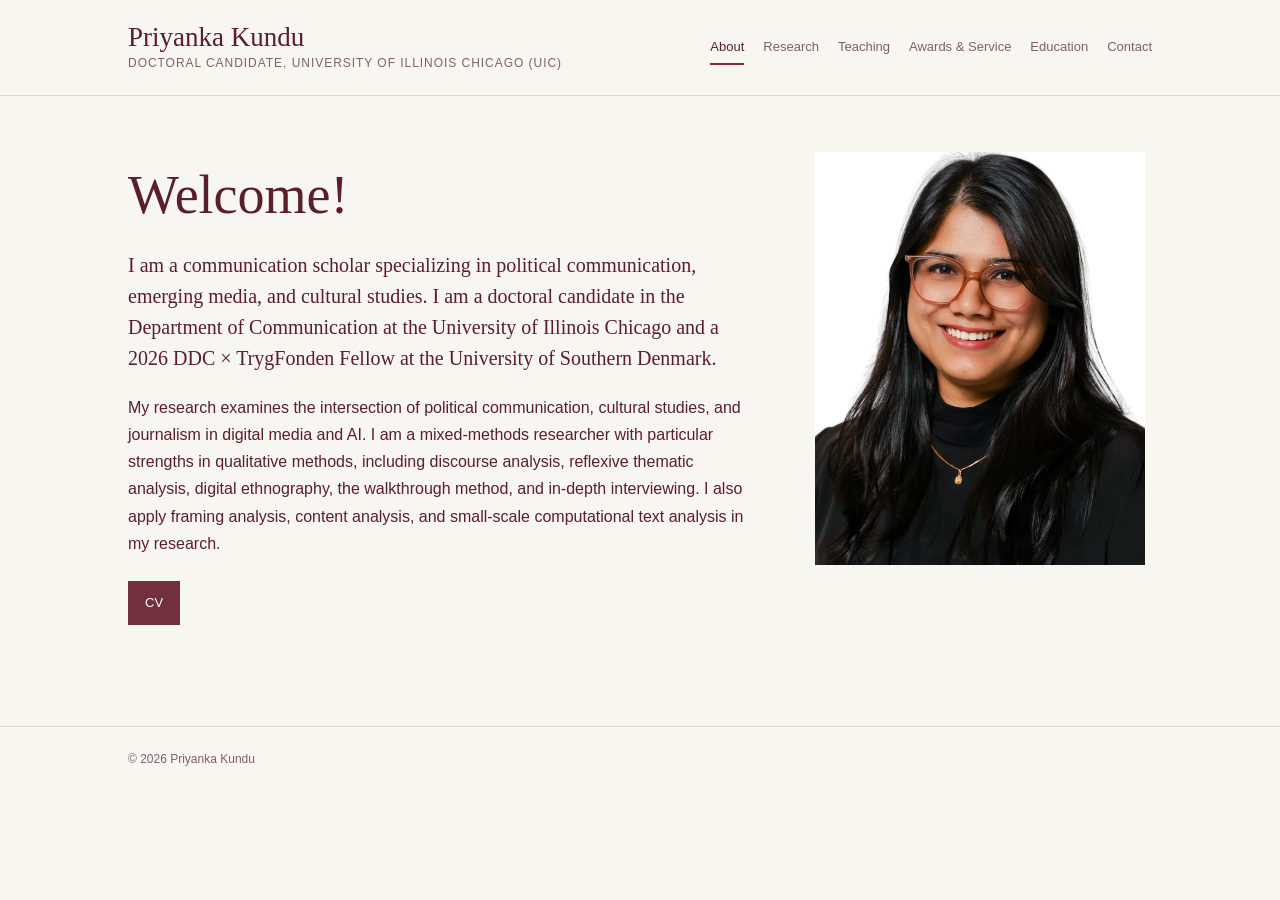
<file: index.html>
<!DOCTYPE html>
<html lang="en">
<head>
    <meta charset="UTF-8">
    <meta name="viewport" content="width=device-width, initial-scale=1">
    <title>Priyanka Kundu | About</title>
    <link rel="stylesheet" href="css/style.css">
</head>

<body>

<header class="site-header">
    <div class="header-inner">

        <a class="brand" href="index.html">
            <span class="brand-name">Priyanka Kundu</span>
            <span class="brand-subtitle">
                Doctoral Candidate, University of Illinois Chicago (UIC)
            </span>
        </a>

        <nav aria-label="Main navigation">
              <a class="active" href="index.html" aria-current="page">About</a>
              <a href="research.html">Research</a>
              <a href="teaching.html">Teaching</a>
              <a href="awards.html">Awards &amp; Service</a>
              <a href="education.html">Education</a>
              <a href="contact.html">Contact</a>
</nav>

    </div>
</header>

<main>

    <div class="hero-grid">

        <section aria-labelledby="welcome-heading">

            <h1 id="welcome-heading">Welcome!</h1>

            <p class="lead">
                I am a communication scholar specializing in political
                communication, emerging media, and cultural studies. I am a
                doctoral candidate in the Department of Communication at the
                University of Illinois Chicago and a 2026 DDC × TrygFonden
                Fellow at the University of Southern Denmark.
            </p>

            <p>
                My research examines the intersection of political
                communication, cultural studies, and journalism in digital
                media and AI. I am a mixed-methods researcher with particular
                strengths in qualitative methods, including discourse
                analysis, reflexive thematic analysis, digital ethnography,
                the walkthrough method, and in-depth interviewing. I also
                apply framing analysis, content analysis, and small-scale
                computational text analysis in my research.
            </p>

            <div class="button-row">
                <a class="button primary"
                   href="files/Priyanka_Kundu_CV.pdf"
                   target="_blank"
                   rel="noopener noreferrer">
                    CV
                </a>
            </div>

        </section>

        <aside class="portrait">
            <img class="profile-image"
                 src="images/profile.jpg"
                 alt="Priyanka Kundu">
        </aside>

    </div>

</main>



<footer class="site-footer">
    <div class="footer-inner">
        <span>© 2026 Priyanka Kundu</span>
           </div>
</footer>

</body>
</html>
</file>
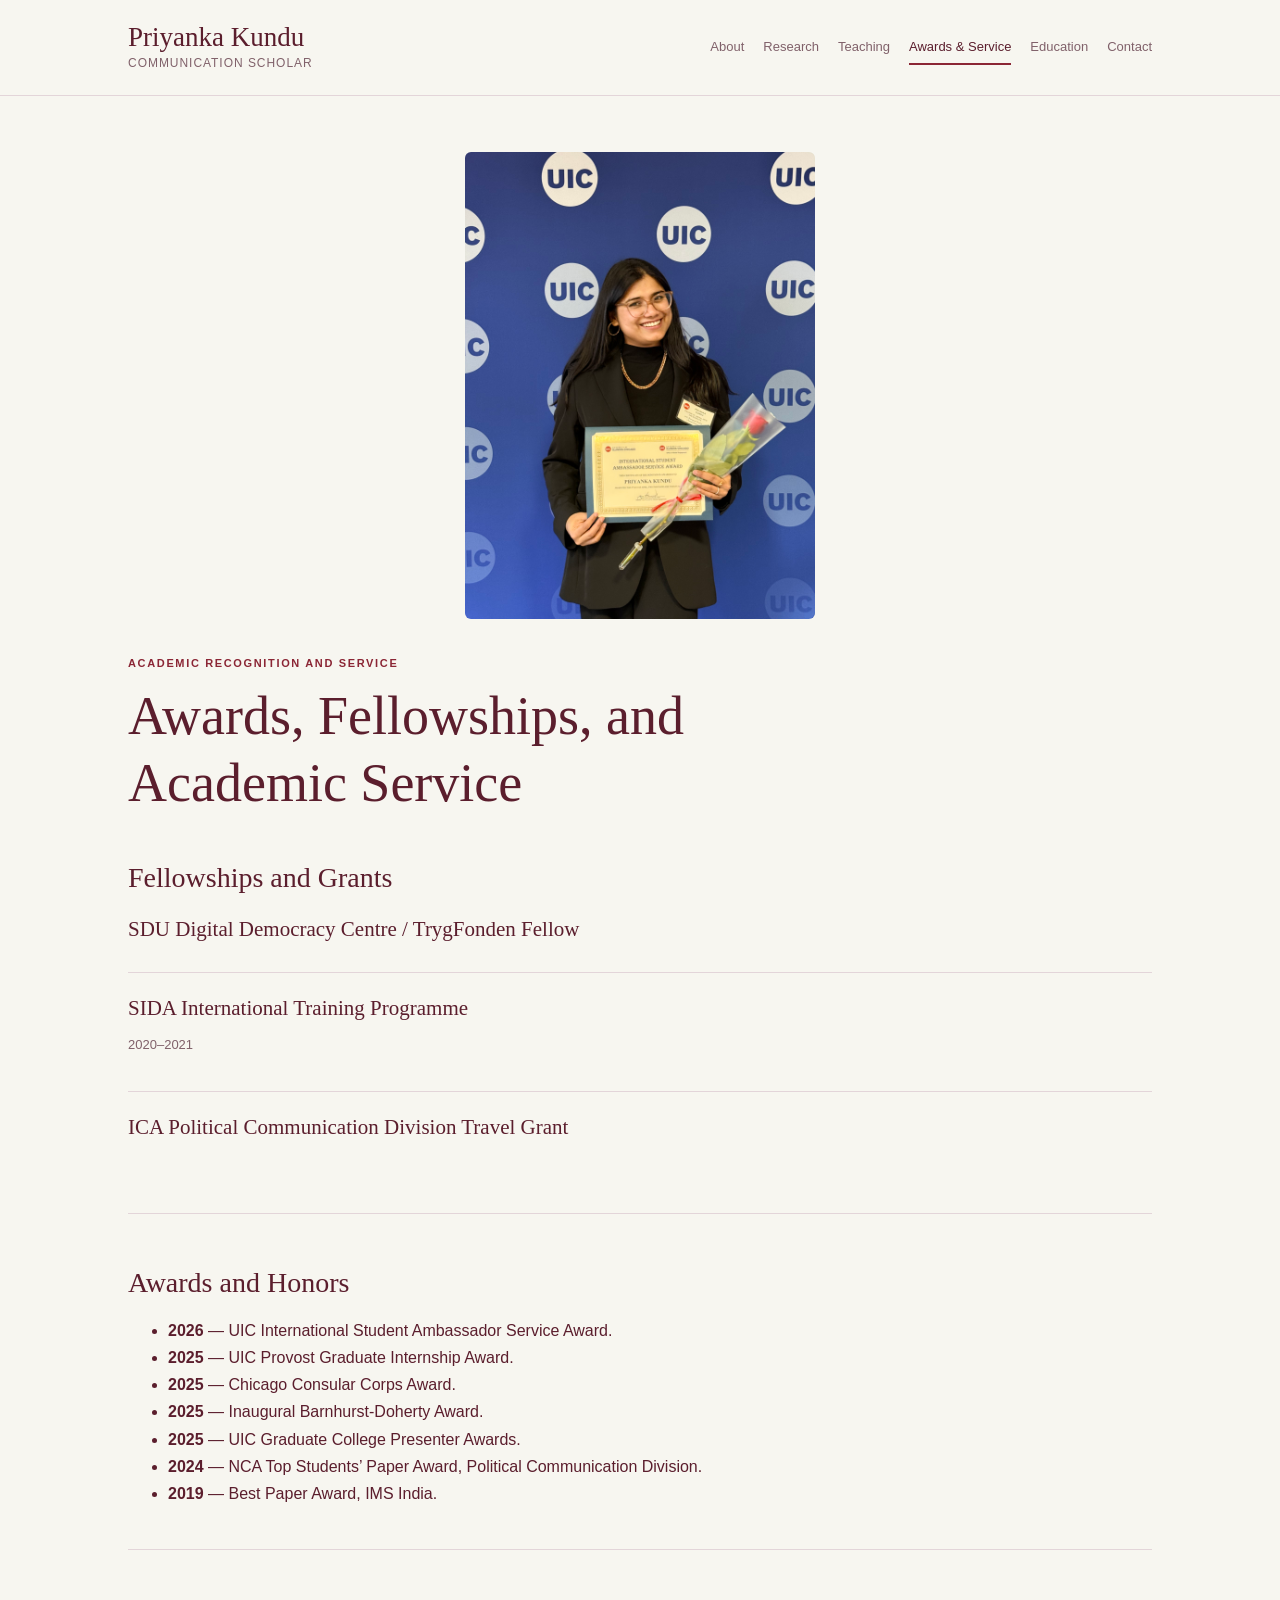
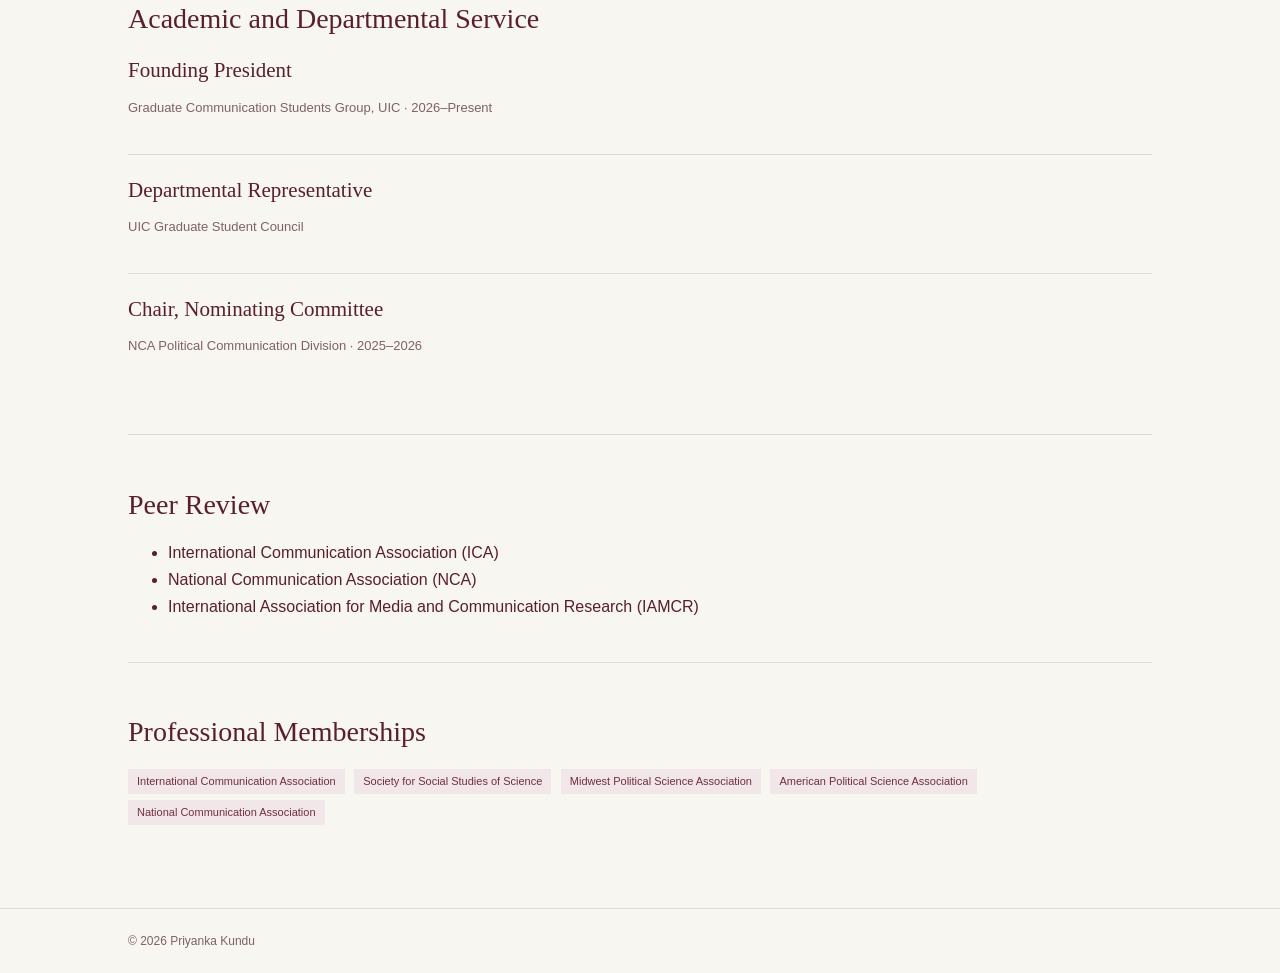
<file: awards.html>
<!DOCTYPE html>
<html lang="en">
<head>
    <meta charset="UTF-8">
    <meta name="viewport" content="width=device-width, initial-scale=1">
    <title>Awards & Service | Priyanka Kundu</title>
    <link rel="stylesheet" href="css/style.css">
</head>

<body>

<header class="site-header">
    <div class="header-inner">
        <a class="brand" href="index.html">
            <span class="brand-name">Priyanka Kundu</span>
            <span class="brand-subtitle">Communication Scholar</span>
        </a>

        <nav>
            <a href="index.html">About</a>
            <a href="research.html">Research</a>
            <a href="teaching.html">Teaching</a>
            <a class="active" href="awards.html">Awards &amp; Service</a>
            <a href="education.html">Education</a>
            <a href="contact.html">Contact</a>
        </nav>
    </div>
</header>

<main>

    <div class="award-photo">
    <img src="images/award.jpg" alt="Priyanka Kundu receiving an academic award">
    </div>

    <div class="page-intro">
        <div class="eyebrow">Academic Recognition and Service</div>
        <h1>Awards, Fellowships, and Academic Service</h1>

       </div>

    <section>
        <h2>Fellowships and Grants</h2>

        <div class="item">
            <h3>SDU Digital Democracy Centre / TrygFonden Fellow</h3>
            </div>

        <div class="item">
            <h3>SIDA International Training Programme</h3>
            <p class="meta">2020–2021</p>
        </div>

        <div class="item">
            <h3>ICA Political Communication Division Travel Grant</h3>
        </div>

       </section>

    <section class="section">
        <h2>Awards and Honors</h2>

        <ul class="clean">
            <li><strong>2026</strong> — UIC International Student Ambassador Service Award.</li>
            <li><strong>2025</strong> — UIC Provost Graduate Internship Award.</li>
            <li><strong>2025</strong> — Chicago Consular Corps Award.</li>
            <li><strong>2025</strong> — Inaugural Barnhurst-Doherty Award.</li>
            <li><strong>2025</strong> — UIC Graduate College Presenter Awards.</li>
            <li><strong>2024</strong> — NCA Top Students’ Paper Award, Political Communication Division.</li>
            <li><strong>2019</strong> — Best Paper Award, IMS India.</li>
            </ul>
    </section>

    <section class="section">
        <h2>Academic and Departmental Service</h2>

        <div class="item">
            <h3>Founding President</h3>
            <p class="meta">Graduate Communication Students Group, UIC · 2026–Present</p>
        </div>

        <div class="item">
            <h3>Departmental Representative</h3>
            <p class="meta">UIC Graduate Student Council</p>
        </div>

        <div class="item">
            <h3>Chair, Nominating Committee</h3>
            <p class="meta">NCA Political Communication Division · 2025–2026</p>
        </div>

       
    </section>

    <section class="section">
        <h2>Peer Review</h2>

    
        <ul class="clean">
            <li>International Communication Association (ICA)</li>
            <li>National Communication Association (NCA)</li>
            <li>International Association for Media and Communication Research (IAMCR)</li>
        </ul>

        </section>

    
    <section class="section">
        <h2>Professional Memberships</h2>

        <span class="tag">International Communication Association</span>
        <span class="tag">Society for Social Studies of Science</span>
        <span class="tag">Midwest Political Science Association</span>
        <span class="tag">American Political Science Association</span>
        <span class="tag">National Communication Association</span>
    </section>

</main>

<footer class="site-footer">
    <div class="footer-inner">
        <span>© 2026 Priyanka Kundu</span>
       </div>
</footer>

</body>
</html>
</file>
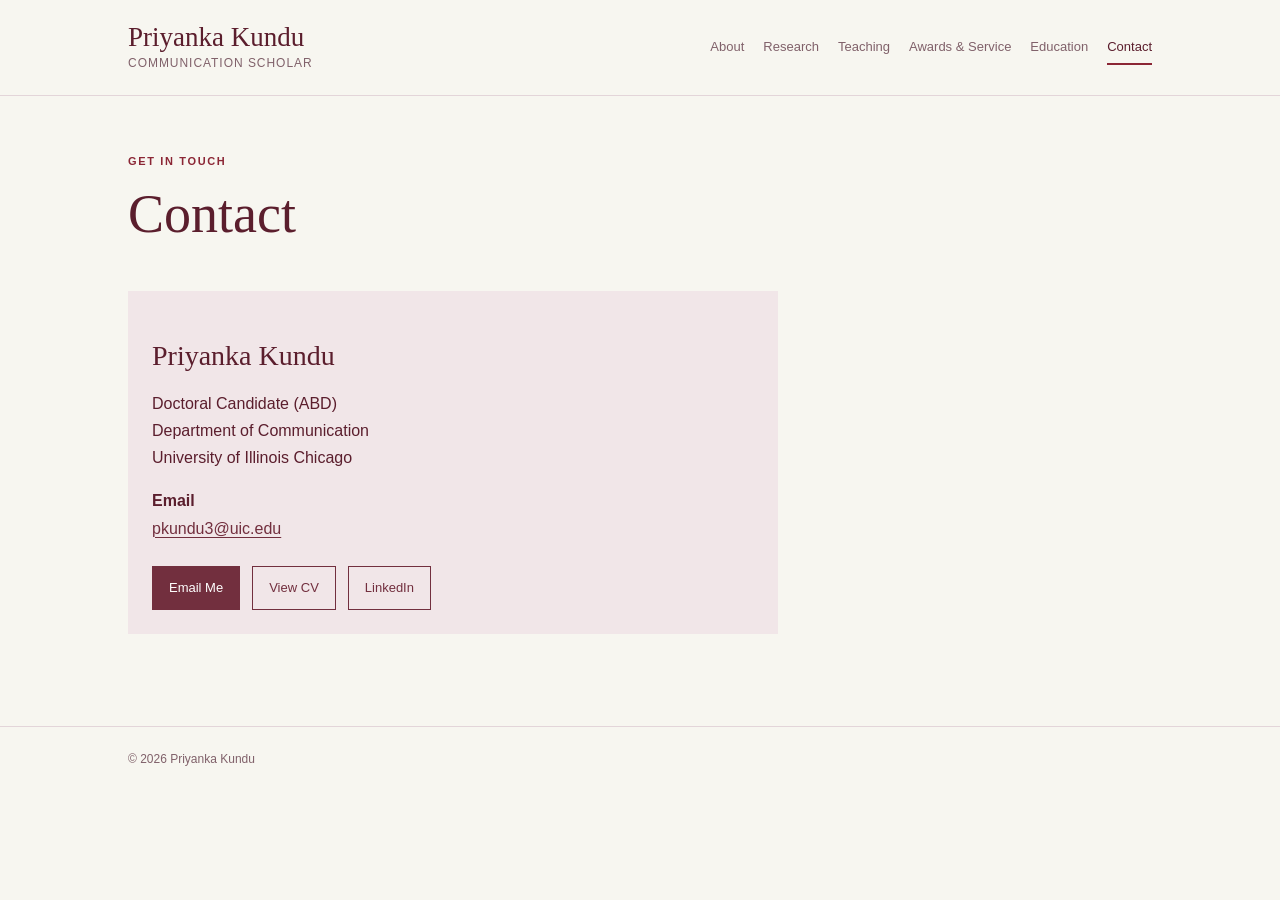
<file: contact.html>
<!DOCTYPE html>
<html lang="en">
<head>
    <meta charset="UTF-8">
    <meta name="viewport" content="width=device-width, initial-scale=1">
    <title>Contact | Priyanka Kundu</title>
    <link rel="stylesheet" href="css/style.css">
</head>

<body>

<header class="site-header">
    <div class="header-inner">
        <a class="brand" href="index.html">
            <span class="brand-name">Priyanka Kundu</span>
            <span class="brand-subtitle">Communication Scholar</span>
        </a>

        <nav>
            <a href="index.html">About</a>
            <a href="research.html">Research</a>
            <a href="teaching.html">Teaching</a>
            <a href="awards.html">Awards &amp; Service</a>
            <a href="education.html">Education</a>
            <a class="active" href="contact.html">Contact</a>
        </nav>
    </div>
</header>

<main>

    <div class="page-intro">
        <div class="eyebrow">Get in Touch</div>
        <h1>Contact</h1>

       </div>

    <section class="contact-box">

        <h2>Priyanka Kundu</h2>

        <p>
            Doctoral Candidate (ABD)<br>
            Department of Communication<br>
            University of Illinois Chicago
        </p>

        <p>
            <strong>Email</strong><br>
            <a href="mailto:pkundu3@uic.edu">
                pkundu3@uic.edu
            </a>
        </p>

      
        <div class="button-row">

            <a class="button primary"
               href="mailto:pkundu3@uic.edu">
                Email Me
            </a>

            <a class="button"
               href="files/Priyanka_Kundu_CV.pdf"
               target="_blank">
                View CV
            </a>

            <a class="button"
               href="https://www.linkedin.com/in/priyanka-kundu-polcom/"
               target="_blank"
               rel="noopener">
                LinkedIn
            </a>

        </div>

    </section>

</main>

<footer class="site-footer">
    <div class="footer-inner">
        <span>© 2026 Priyanka Kundu</span>
        
    </div>
</footer>

</body>
</html>
</file>
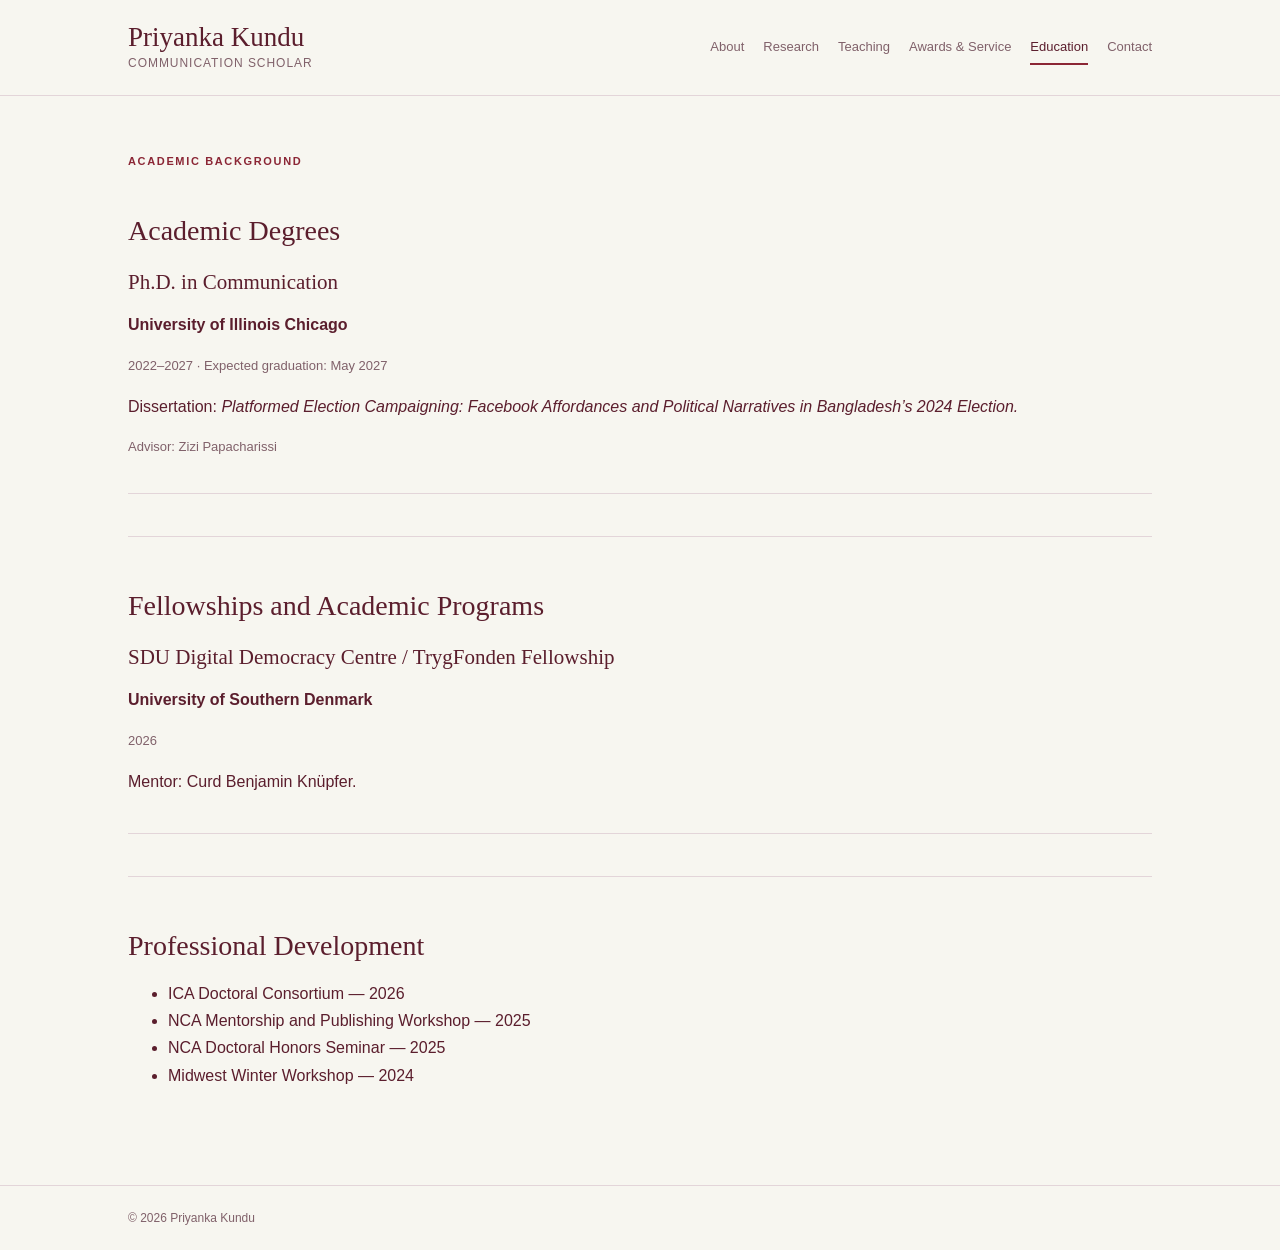
<file: education.html>
<!DOCTYPE html>
<html lang="en">
<head>
    <meta charset="UTF-8">
    <meta name="viewport" content="width=device-width, initial-scale=1">
    <title>Education | Priyanka Kundu</title>
    <link rel="stylesheet" href="css/style.css">
</head>

<body>

<header class="site-header">
    <div class="header-inner">
        <a class="brand" href="index.html">
            <span class="brand-name">Priyanka Kundu</span>
            <span class="brand-subtitle">Communication Scholar</span>
        </a>

        <nav>
            <a href="index.html">About</a>
            <a href="research.html">Research</a>
            <a href="teaching.html">Teaching</a>
            <a href="awards.html">Awards &amp; Service</a>
            <a class="active" href="education.html">Education</a>
            <a href="contact.html">Contact</a>
        </nav>
    </div>
</header>

<main>

    <div class="page-intro">
        <div class="eyebrow">Academic Background</div>
       
        <p class="lead">
    </div>

    <section>
        <h2>Academic Degrees</h2>

        <div class="item">
            <h3>Ph.D. in Communication</h3>
            <p><strong>University of Illinois Chicago</strong></p>
            <p class="meta">2022–2027 · Expected graduation: May 2027</p>
            <p>
                Dissertation: <em>Platformed Election Campaigning:
                Facebook Affordances and Political Narratives in
                Bangladesh’s 2024 Election.</em>
            </p>
            <p class="meta">
                Advisor: Zizi Papacharissi
            </p>
        </div>

       <section class="section">
        <h2>Fellowships and Academic Programs</h2>

        <div class="item">
            <h3>SDU Digital Democracy Centre / TrygFonden Fellowship</h3>
            <p><strong>University of Southern Denmark</strong></p>
            <p class="meta">2026</p>
            <p>
                Mentor: Curd Benjamin Knüpfer.
            </p>
        </div>

       
    <section class="section">
        <h2>Professional Development</h2>

        <ul class="clean">
            <li>ICA Doctoral Consortium — 2026</li>
            <li>NCA Mentorship and Publishing Workshop — 2025</li>
            <li>NCA Doctoral Honors Seminar — 2025</li>
            <li>Midwest Winter Workshop — 2024</li>
        
        </ul>
    </section>

</main>

<footer class="site-footer">
    <div class="footer-inner">
        <span>© 2026 Priyanka Kundu</span>
    </div>
</footer>

</body>
</html>
</file>
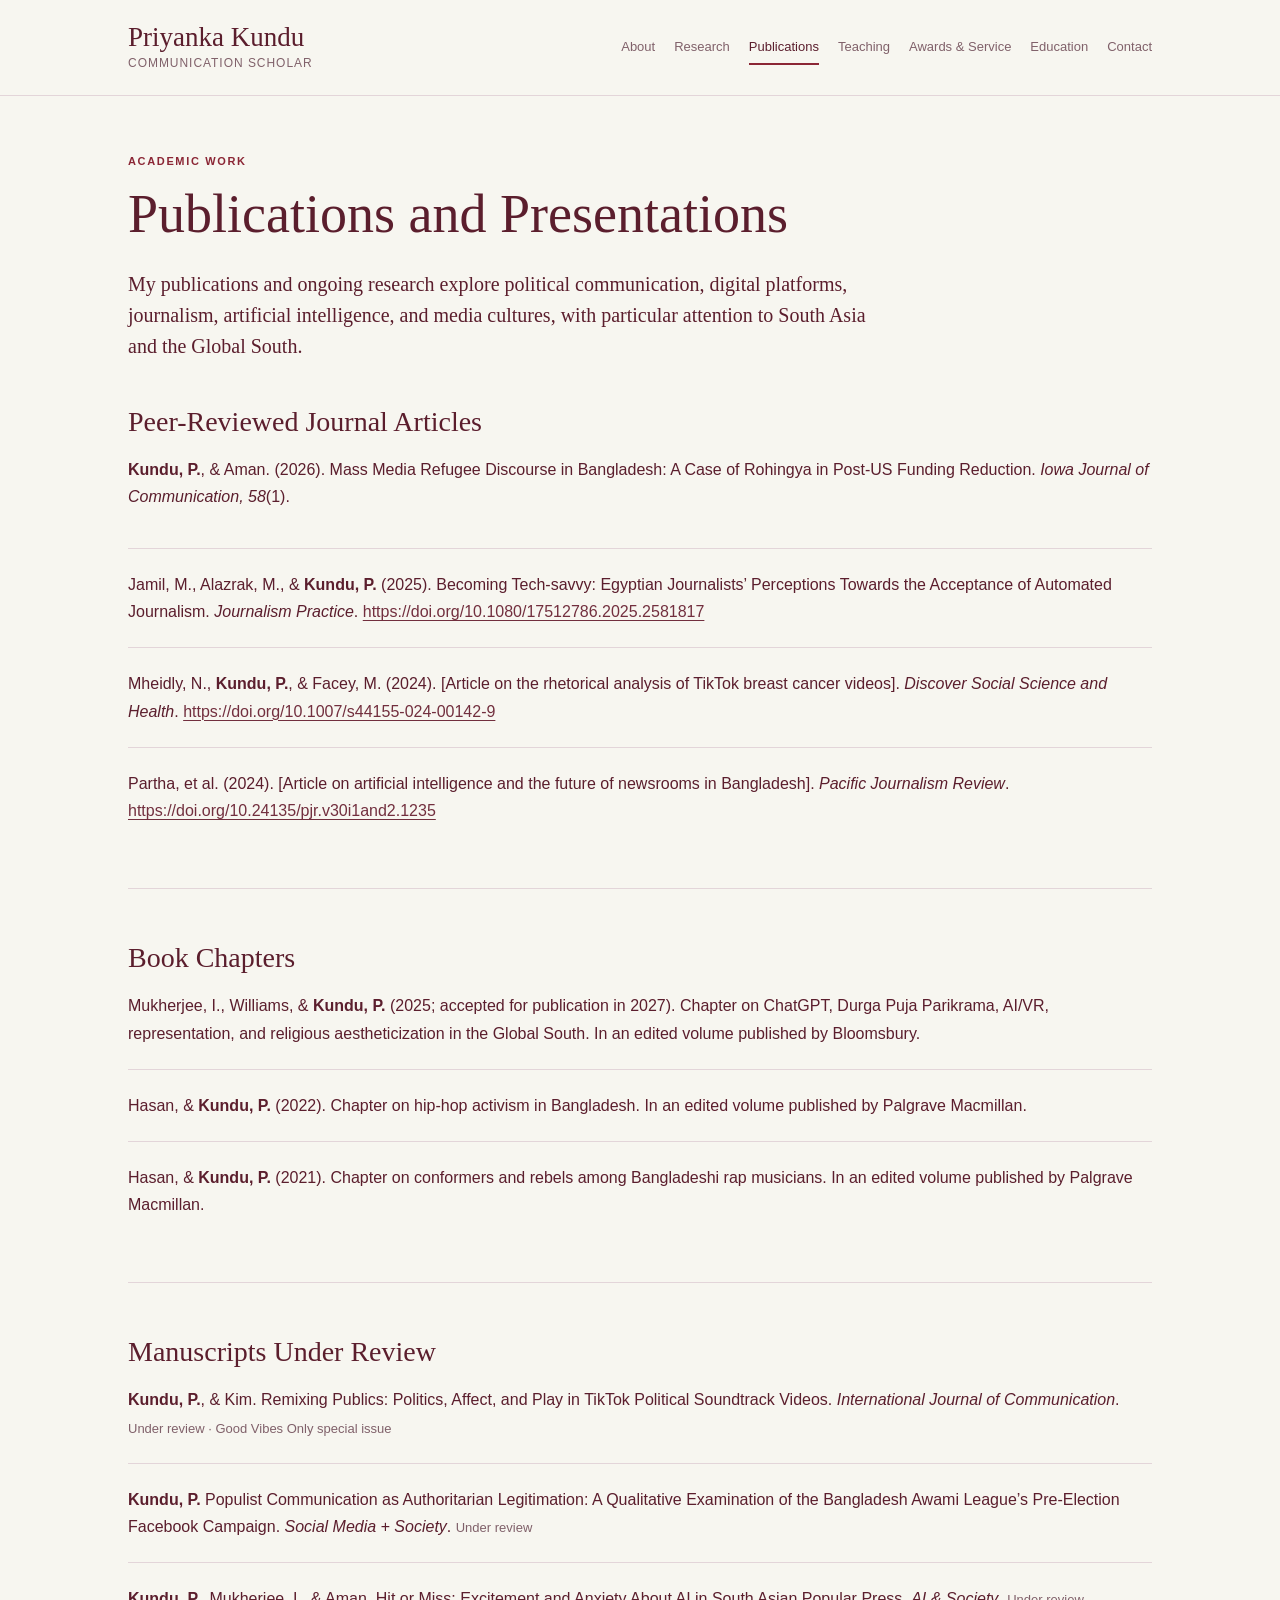
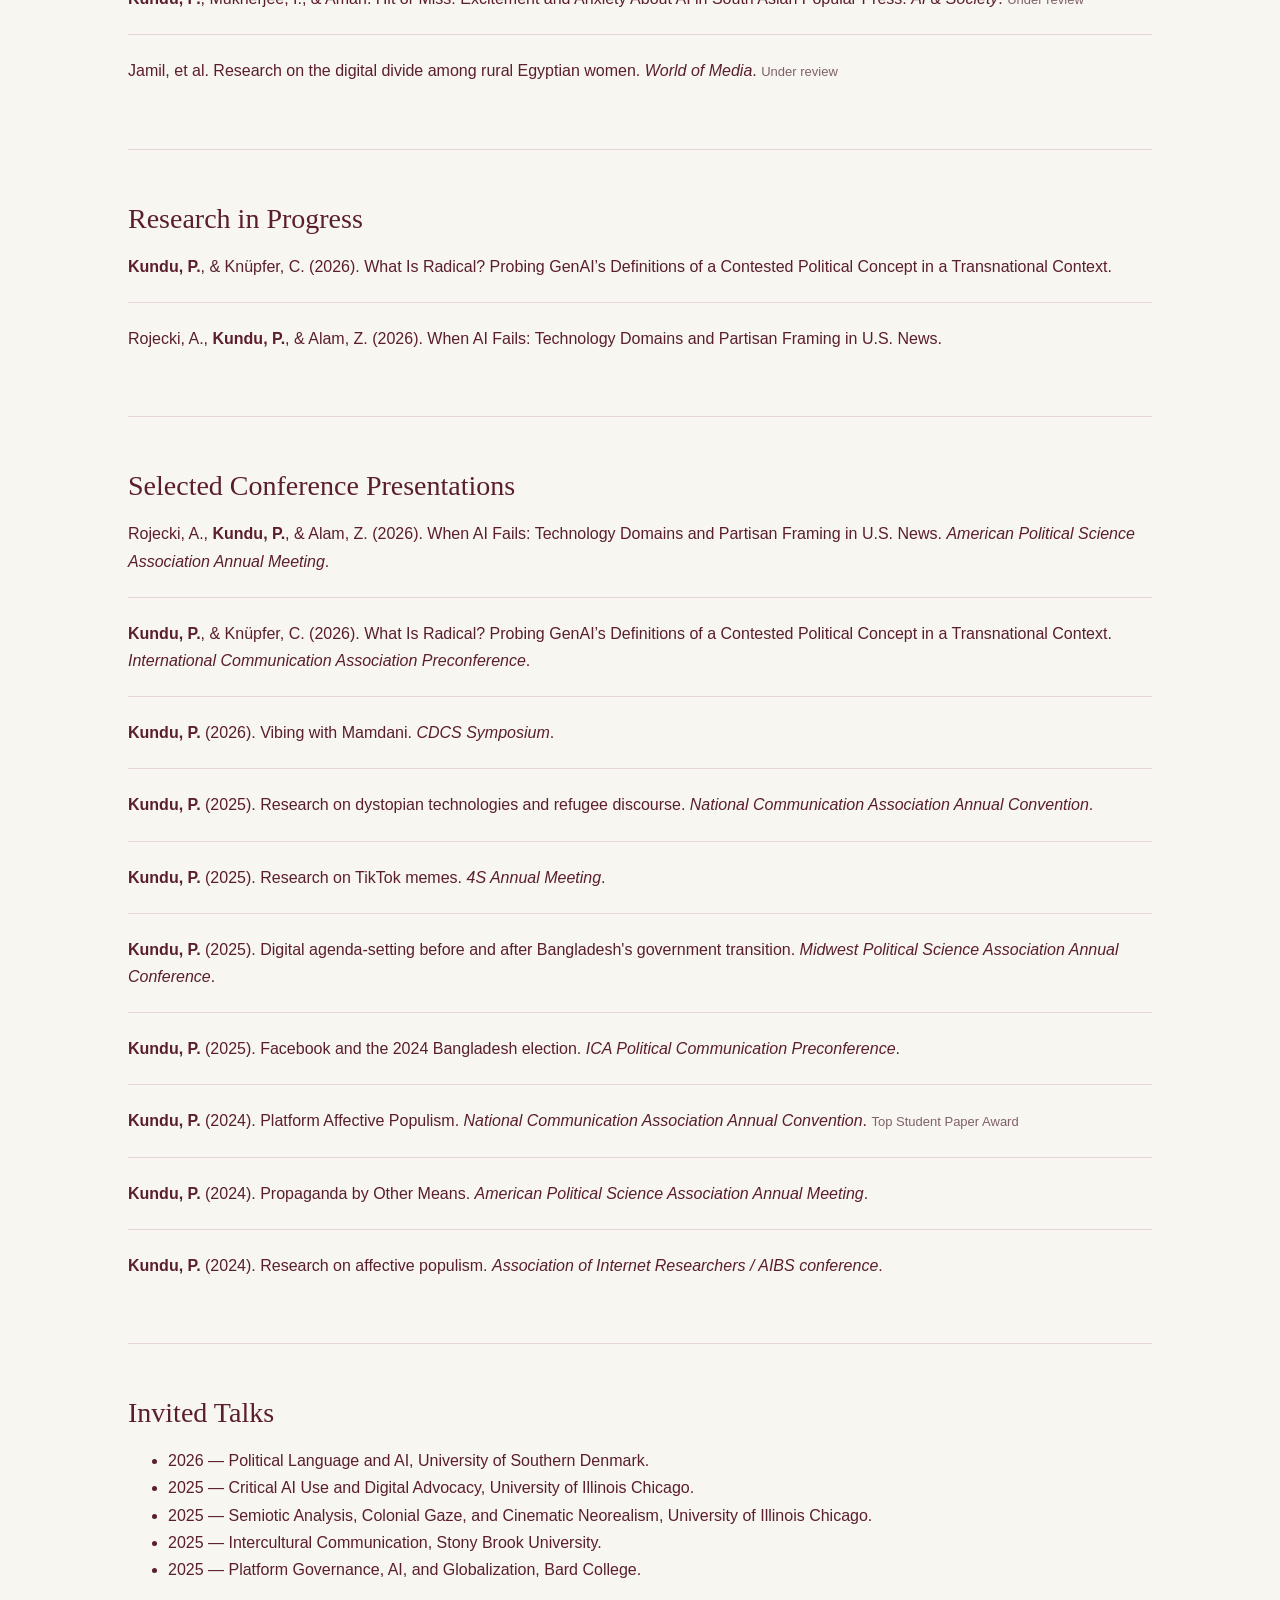
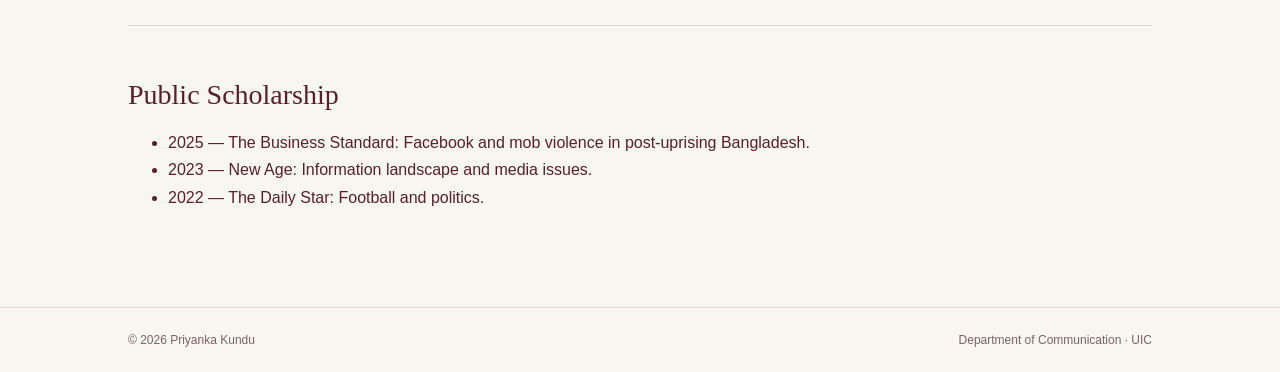
<file: publications.html>
<!DOCTYPE html>
<html lang="en">
<head>
    <meta charset="UTF-8">
    <meta name="viewport" content="width=device-width, initial-scale=1">
    <title>Publications | Priyanka Kundu</title>
    <link rel="stylesheet" href="css/style.css">
</head>

<body>

<header class="site-header">
    <div class="header-inner">
        <a class="brand" href="index.html">
            <span class="brand-name">Priyanka Kundu</span>
            <span class="brand-subtitle">Communication Scholar</span>
        </a>

        <nav>
            <a href="index.html">About</a>
            <a href="research.html">Research</a>
            <a class="active" href="publications.html">Publications</a>
            <a href="teaching.html">Teaching</a>
            <a href="awards.html">Awards &amp; Service</a>
            <a href="education.html">Education</a>
            <a href="contact.html">Contact</a>
        </nav>
    </div>
</header>

<main>

    <div class="page-intro">
        <div class="eyebrow">Academic Work</div>
        <h1>Publications and Presentations</h1>
        <p class="lead">
            My publications and ongoing research explore political
            communication, digital platforms, journalism, artificial
            intelligence, and media cultures, with particular attention
            to South Asia and the Global South.
        </p>
    </div>

    <section>
        <h2>Peer-Reviewed Journal Articles</h2>

        <div class="item">
            <p>
                <strong>Kundu, P.</strong>, &amp; Aman. (2026).
                Mass Media Refugee Discourse in Bangladesh: A Case of
                Rohingya in Post-US Funding Reduction.
                <em>Iowa Journal of Communication, 58</em>(1).
            </p>
        </div>

        <div class="item">
            Jamil, M., Alazrak, M., &amp; <strong>Kundu, P.</strong> (2025).
            Becoming Tech-savvy: Egyptian Journalists’ Perceptions Towards
            the Acceptance of Automated Journalism.
            <em>Journalism Practice</em>.
            <a href="https://doi.org/10.1080/17512786.2025.2581817"
               target="_blank" rel="noopener">https://doi.org/10.1080/17512786.2025.2581817</a>
        </div>

        <div class="item">
            Mheidly, N., <strong>Kundu, P.</strong>, &amp; Facey, M. (2024).
            [Article on the rhetorical analysis of TikTok breast cancer videos].
            <em>Discover Social Science and Health</em>.
            <a href="https://doi.org/10.1007/s44155-024-00142-9"
               target="_blank" rel="noopener">https://doi.org/10.1007/s44155-024-00142-9</a>
        </div>

        <div class="item">
            Partha, et al. (2024).
            [Article on artificial intelligence and the future of newsrooms
            in Bangladesh].
            <em>Pacific Journalism Review</em>.
            <a href="https://doi.org/10.24135/pjr.v30i1and2.1235"
               target="_blank" rel="noopener">https://doi.org/10.24135/pjr.v30i1and2.1235</a>
        </div>
    </section>

    <section class="section">
        <h2>Book Chapters</h2>

        <div class="item">
            Mukherjee, I., Williams, &amp; <strong>Kundu, P.</strong> (2025;
            accepted for publication in 2027).
            Chapter on ChatGPT, Durga Puja Parikrama, AI/VR, representation,
            and religious aestheticization in the Global South.
            In an edited volume published by Bloomsbury.
        </div>

        <div class="item">
            Hasan, &amp; <strong>Kundu, P.</strong> (2022).
            Chapter on hip-hop activism in Bangladesh.
            In an edited volume published by Palgrave Macmillan.
        </div>

        <div class="item">
            Hasan, &amp; <strong>Kundu, P.</strong> (2021).
            Chapter on conformers and rebels among Bangladeshi rap musicians.
            In an edited volume published by Palgrave Macmillan.
        </div>
    </section>

    <section class="section">
        <h2>Manuscripts Under Review</h2>

        <div class="item">
            <strong>Kundu, P.</strong>, &amp; Kim.
            Remixing Publics: Politics, Affect, and Play in TikTok Political
            Soundtrack Videos.
            <em>International Journal of Communication</em>.
            <span class="meta">Under review · Good Vibes Only special issue</span>
        </div>

        <div class="item">
            <strong>Kundu, P.</strong>
            Populist Communication as Authoritarian Legitimation:
            A Qualitative Examination of the Bangladesh Awami League’s
            Pre-Election Facebook Campaign.
            <em>Social Media + Society</em>.
            <span class="meta">Under review</span>
        </div>

        <div class="item">
            <strong>Kundu, P.</strong>, Mukherjee, I., &amp; Aman.
            Hit or Miss: Excitement and Anxiety About AI in South Asian
            Popular Press.
            <em>AI &amp; Society</em>.
            <span class="meta">Under review</span>
        </div>

        <div class="item">
            Jamil, et al.
            Research on the digital divide among rural Egyptian women.
            <em>World of Media</em>.
            <span class="meta">Under review</span>
        </div>
    </section>

    <section class="section">
        <h2>Research in Progress</h2>

        <div class="item">
            <strong>Kundu, P.</strong>, &amp; Knüpfer, C. (2026).
            What Is Radical? Probing GenAI’s Definitions of a Contested
            Political Concept in a Transnational Context.
        </div>

        <div class="item">
            Rojecki, A., <strong>Kundu, P.</strong>, &amp; Alam, Z. (2026).
            When AI Fails: Technology Domains and Partisan Framing in U.S. News.
        </div>
    </section>

    <section class="section">
        <h2>Selected Conference Presentations</h2>

        <div class="item">
            Rojecki, A., <strong>Kundu, P.</strong>, &amp; Alam, Z. (2026).
            When AI Fails: Technology Domains and Partisan Framing in U.S. News.
            <em>American Political Science Association Annual Meeting</em>.
        </div>

        <div class="item">
            <strong>Kundu, P.</strong>, &amp; Knüpfer, C. (2026).
            What Is Radical? Probing GenAI’s Definitions of a Contested
            Political Concept in a Transnational Context.
            <em>International Communication Association Preconference</em>.
        </div>

        <div class="item">
            <strong>Kundu, P.</strong> (2026).
            Vibing with Mamdani.
            <em>CDCS Symposium</em>.
        </div>

        <div class="item">
            <strong>Kundu, P.</strong> (2025).
            Research on dystopian technologies and refugee discourse.
            <em>National Communication Association Annual Convention</em>.
        </div>

        <div class="item">
            <strong>Kundu, P.</strong> (2025).
            Research on TikTok memes.
            <em>4S Annual Meeting</em>.
        </div>

        <div class="item">
            <strong>Kundu, P.</strong> (2025).
            Digital agenda-setting before and after Bangladesh's government
            transition.
            <em>Midwest Political Science Association Annual Conference</em>.
        </div>

        <div class="item">
            <strong>Kundu, P.</strong> (2025).
            Facebook and the 2024 Bangladesh election.
            <em>ICA Political Communication Preconference</em>.
        </div>

        <div class="item">
            <strong>Kundu, P.</strong> (2024).
            Platform Affective Populism.
            <em>National Communication Association Annual Convention</em>.
            <span class="meta">Top Student Paper Award</span>
        </div>

        <div class="item">
            <strong>Kundu, P.</strong> (2024).
            Propaganda by Other Means.
            <em>American Political Science Association Annual Meeting</em>.
        </div>

        <div class="item">
            <strong>Kundu, P.</strong> (2024).
            Research on affective populism.
            <em>Association of Internet Researchers / AIBS conference</em>.
        </div>
    </section>

    <section class="section">
        <h2>Invited Talks</h2>

        <ul class="clean">
            <li>2026 — Political Language and AI, University of Southern Denmark.</li>
            <li>2025 — Critical AI Use and Digital Advocacy, University of Illinois Chicago.</li>
            <li>2025 — Semiotic Analysis, Colonial Gaze, and Cinematic Neorealism, University of Illinois Chicago.</li>
            <li>2025 — Intercultural Communication, Stony Brook University.</li>
            <li>2025 — Platform Governance, AI, and Globalization, Bard College.</li>
        </ul>
    </section>

    <section class="section">
        <h2>Public Scholarship</h2>

        <ul class="clean">
            <li>2025 — The Business Standard: Facebook and mob violence in post-uprising Bangladesh.</li>
            <li>2023 — New Age: Information landscape and media issues.</li>
            <li>2022 — The Daily Star: Football and politics.</li>
        </ul>
    </section>

</main>

<footer class="site-footer">
    <div class="footer-inner">
        <span>© 2026 Priyanka Kundu</span>
        <span>Department of Communication · UIC</span>
    </div>
</footer>

</body>
</html>
</file>
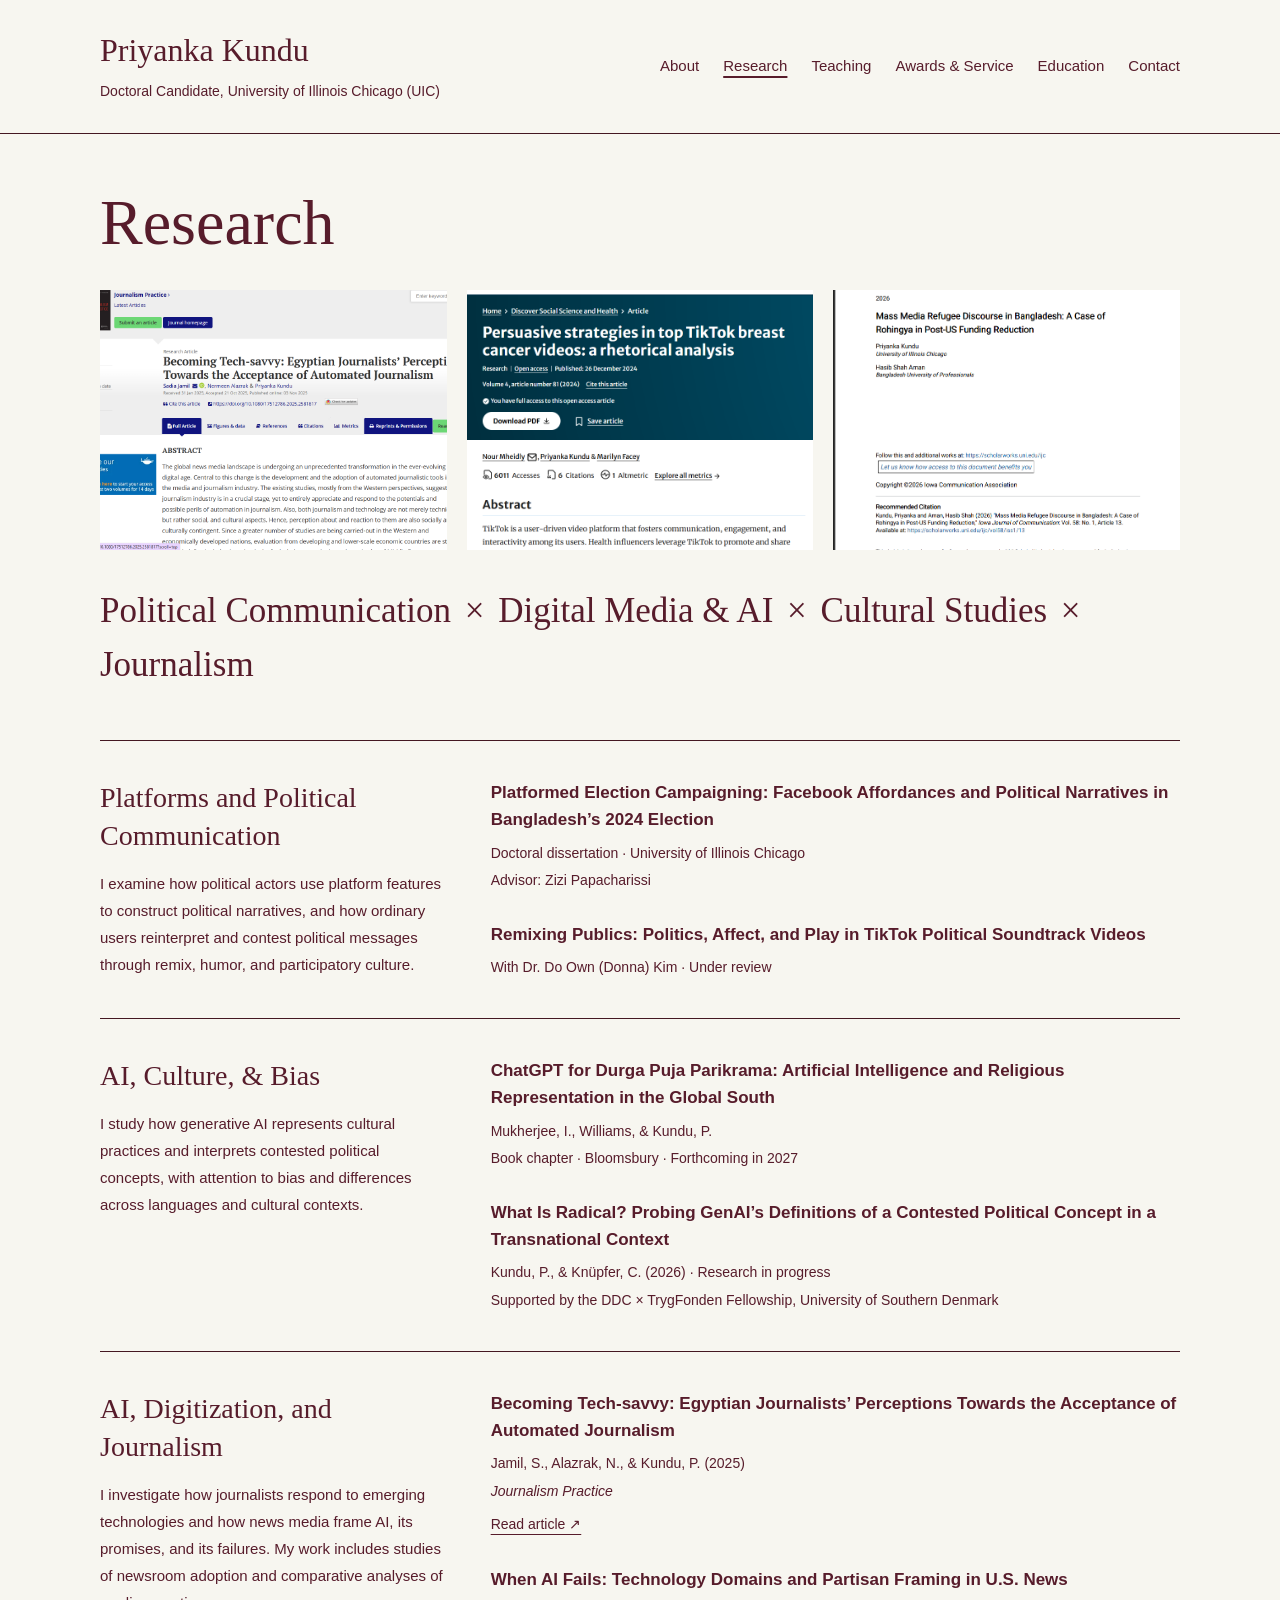
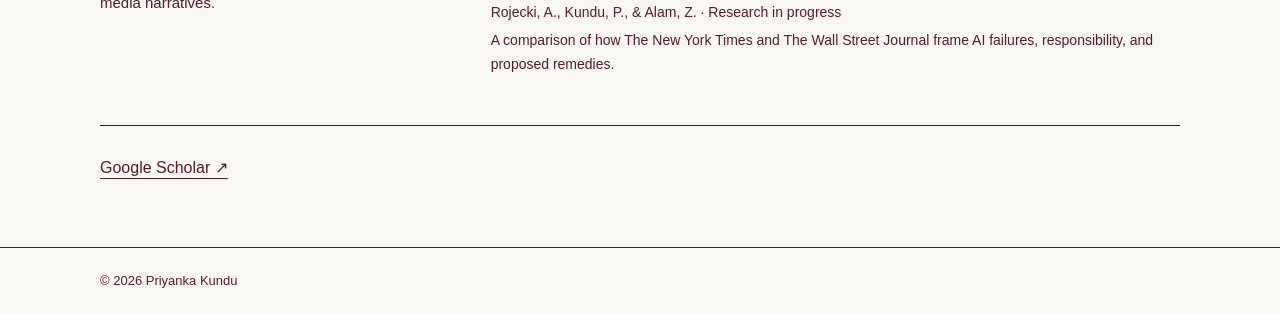
<file: research.html>
<!DOCTYPE html>
<html lang="en">
<head>
    <meta charset="UTF-8">
    <meta name="viewport" content="width=device-width, initial-scale=1">
    <title>Priyanka Kundu | Research</title>

   <style>
    * {
        box-sizing: border-box;
    }

    :root {
        --maroon: #571c2b;
        --background: #f7f6f0;
        --border: #441822;
        --photo-background: #f0e8e9;
    }

    body {
        margin: 0;
        background: var(--background);
        color: var(--maroon);
        font-family: Arial, Helvetica, sans-serif;
        font-size: 16px;
        line-height: 1.75;
    }

    a {
        color: inherit;
        text-underline-offset: 5px;
    }

    a:hover {
        text-decoration: underline;
    }

    a:focus-visible {
        outline: 2px solid var(--maroon);
        outline-offset: 5px;
    }

    .header-inner,
    main,
    .footer-inner {
        width: min(1080px, calc(100% - 64px));
        margin-inline: auto;
    }

    /* HEADER */

    .site-header {
        border-bottom: 1px solid var(--border);
    }

    .header-inner {
        display: flex;
        justify-content: space-between;
        align-items: center;
        gap: 30px;
        padding: 30px 0;
    }

    .brand {
        display: inline-block;
        flex-shrink: 0;
        text-decoration: none;
    }

    .brand-name {
        display: block;
        font-family: Georgia, "Times New Roman", serif;
        font-size: 32px;
        line-height: 1.3;
    }

    .brand-subtitle {
        display: block;
        margin-top: 7px;
        font-size: 14px;
    }

    nav {
        display: flex;
        flex-wrap: wrap;
        justify-content: flex-end;
        gap: 12px 24px;
        margin: 0;
    }

    nav a {
        font-size: 15px;
        text-decoration: none;
        white-space: nowrap;
    }

    nav a[aria-current="page"] {
        text-decoration: underline;
        text-decoration-thickness: 2px;
    }

    /* PAGE HEADING */

    main {
        padding-top: 52px;
        padding-bottom: 65px;
    }

    h1,
    h2 {
        font-family: Georgia, "Times New Roman", serif;
        font-weight: 400;
    }

    h1 {
        margin: 0 0 30px;
        font-size: clamp(46px, 6vw, 64px);
        line-height: 1.15;
    }

    /* THREE-PHOTO GRID */

    .photo-grid {
        display: grid;
        grid-template-columns: repeat(3, minmax(0, 1fr));
        gap: 20px;
        margin-bottom: 34px;
    }

    .photo {
        margin: 0;
        aspect-ratio: 4 / 3;
        overflow: hidden;
        background: var(--photo-background);
    }

    .photo img {
        display: block;
        width: 100%;
        height: 100%;
        object-fit: cover;
    }

    /* RESEARCH FOCUS */

    .research-focus {
        max-width: 1000px;
        margin: 0 0 48px;
        font-family: Georgia, "Times New Roman", serif;
        font-size: clamp(25px, 3.2vw, 35px);
        font-weight: 400;
        line-height: 1.55;
    }

    .research-focus .topic {
        display: inline-block;
    }

    .divider {
        padding-inline: 5px;
    }

    /* RESEARCH SECTIONS */

    .research-area {
        display: grid;
        grid-template-columns: minmax(0, 1fr) minmax(0, 2fr);
        gap: 46px;
        padding: 38px 0;
        border-top: 1px solid var(--border);
    }

    .area-heading h2 {
        margin: 0 0 15px;
        font-size: 28px;
        line-height: 1.35;
    }

    .area-description {
        margin: 0;
        font-size: 15px;
        line-height: 1.8;
    }

    .research-works {
        display: grid;
        gap: 28px;
        align-content: start;
        min-width: 0;
    }

    .work h3 {
        margin: 0 0 8px;
        font-size: 17px;
        font-weight: 600;
        line-height: 1.6;
    }

    .work p {
        margin: 4px 0 0;
        font-size: 14px;
        line-height: 1.7;
    }

    .work-link {
        display: inline-block;
        margin-top: 8px;
        font-size: 14px;
    }

    /* GOOGLE SCHOLAR */

    .scholar-link {
        margin-top: 10px;
        padding-top: 28px;
        border-top: 1px solid var(--border);
    }

    .scholar-link a {
        font-size: 16px;
    }

    /* FOOTER */

    .site-footer {
        border-top: 1px solid var(--border);
    }

    .footer-inner {
        padding: 22px 0;
        font-size: 13px;
    }

    /* TABLET HEADER */

    @media (max-width: 1000px) {
        .header-inner {
            flex-direction: column;
            align-items: flex-start;
            gap: 20px;
        }

        nav {
            justify-content: flex-start;
        }
    }

    /* MOBILE */

    @media (max-width: 760px) {
        .header-inner,
        main,
        .footer-inner {
            width: calc(100% - 40px);
        }

        .brand {
            flex-shrink: 1;
            max-width: 100%;
        }

        .brand-name {
            font-size: 29px;
        }

        nav {
            gap: 10px 20px;
        }

        main {
            padding-top: 36px;
        }

        .photo-grid {
            gap: 10px;
        }

        .research-area {
            grid-template-columns: 1fr;
            gap: 25px;
            padding: 30px 0;
        }

        .research-focus {
            margin-bottom: 34px;
        }

        .research-works {
            gap: 25px;
        }
    }
</style>
</head>

<body>

<header class="site-header">
    <div class="header-inner">

        <a class="brand" href="index.html">
            <span class="brand-name">Priyanka Kundu</span>
            <span class="brand-subtitle">
                Doctoral Candidate, University of Illinois Chicago (UIC)
            </span>
        </a>

        <nav aria-label="Main navigation">
            <a href="index.html">About</a>
            <a href="research.html" aria-current="page">Research</a>
            <a href="teaching.html">Teaching</a>
            <a href="awards.html">Awards &amp; Service</a>
            <a href="education.html">Education</a>
            <a href="contact.html">Contact</a>
        </nav>

    </div>
</header>

<main>

    <h1>Research</h1>

    <!-- Add your photos here. Update each alt description to match. -->
    <div class="photo-grid">

        <figure class="photo">
            <img src="images/One.png"
                 alt="Research photo 1"
                 onerror="this.style.display='none';">
        </figure>

        <figure class="photo">
            <img src="images/research three.png"
                 alt="Research photo 2"
                 onerror="this.style.display='none';">
        </figure>

        <figure class="photo">
            <img src="images/two.png"
                 alt="Research photo 3"
                 onerror="this.style.display='none';">
        </figure>

    </div>

    <p class="research-focus">
        <span class="topic">Political Communication</span>
        <span class="divider">×</span>
        <span class="topic">Digital Media &amp; AI</span>
        <span class="divider">×</span>
        <span class="topic">Cultural Studies</span>
        <span class="divider">×</span>
        <span class="topic">Journalism</span>
    </p>

    <!-- AREA 1 -->

    <section class="research-area" aria-labelledby="platforms-heading">

        <div class="area-heading">
            <h2 id="platforms-heading">
                Platforms and Political Communication
            </h2>

            <p class="area-description">
                I examine how political actors use platform features
                to construct political narratives, and how ordinary
                users reinterpret and contest political messages
                through remix, humor, and participatory culture.
            </p>
        </div>

        <div class="research-works">

            <article class="work">
                <h3>
                    Platformed Election Campaigning: Facebook Affordances
                    and Political Narratives in Bangladesh’s 2024 Election
                </h3>

                <p>
                    Doctoral dissertation · University of Illinois Chicago
                </p>

                <p>Advisor: Zizi Papacharissi</p>
            </article>

            <article class="work">
                <h3>
                    Remixing Publics: Politics, Affect, and Play in
                    TikTok Political Soundtrack Videos
                </h3>

                <p>
                    With Dr. Do Own (Donna) Kim · Under review
                </p>
            </article>

        </div>

    </section>

    <!-- AREA 2 -->

    <section class="research-area" aria-labelledby="culture-heading">

        <div class="area-heading">
            <h2 id="culture-heading">AI, Culture, &amp; Bias</h2>

            <p class="area-description">
                I study how generative AI represents cultural practices
                and interprets contested political concepts, with
                attention to bias and differences across languages
                and cultural contexts.
            </p>
        </div>

        <div class="research-works">

            <article class="work">
                <h3>
                    ChatGPT for Durga Puja Parikrama: Artificial
                    Intelligence and Religious Representation in
                    the Global South
                </h3>

                <p>
                    Mukherjee, I., Williams, &amp; Kundu, P.
                </p>

                <p>
                    Book chapter · Bloomsbury · Forthcoming in 2027
                </p>
            </article>

            <article class="work">
                <h3>
                    What Is Radical? Probing GenAI’s Definitions of a
                    Contested Political Concept in a Transnational Context
                </h3>

                <p>
                    Kundu, P., &amp; Knüpfer, C. (2026) ·
                    Research in progress
                </p>

                <p>
                    Supported by the DDC × TrygFonden Fellowship,
                    University of Southern Denmark
                </p>
            </article>

        </div>

    </section>

    <!-- AREA 3 -->

    <section class="research-area" aria-labelledby="journalism-heading">

        <div class="area-heading">
            <h2 id="journalism-heading">
                AI, Digitization, and Journalism
            </h2>

            <p class="area-description">
                I investigate how journalists respond to emerging
                technologies and how news media frame AI, its promises,
                and its failures. My work includes studies of newsroom
                adoption and comparative analyses of media narratives.
            </p>
        </div>

        <div class="research-works">

            <article class="work">
                <h3>
                    Becoming Tech-savvy: Egyptian Journalists’
                    Perceptions Towards the Acceptance of
                    Automated Journalism
                </h3>

                <p>
                    Jamil, S., Alazrak, N., &amp; Kundu, P. (2025)
                </p>

                <p><em>Journalism Practice</em></p>

                <a class="work-link"
                   href="https://doi.org/10.1080/17512786.2025.2581817"
                   target="_blank"
                   rel="noopener noreferrer">
                    Read article ↗
                </a>
            </article>

            <article class="work">
                <h3>
                    When AI Fails: Technology Domains and Partisan
                    Framing in U.S. News
                </h3>

                <p>
                    Rojecki, A., Kundu, P., &amp; Alam, Z. ·
                    Research in progress
                </p>

                <p>
                    A comparison of how The New York Times and
                    The Wall Street Journal frame AI failures,
                    responsibility, and proposed remedies.
                </p>
            </article>

        </div>

    </section>

    <div class="scholar-link">
        <a href="https://scholar.google.com/citations?user=sZ0dZLEAAAAJ&amp;hl=en"
           target="_blank"
           rel="noopener noreferrer">
            Google Scholar ↗
        </a>
    </div>

</main>

<footer class="site-footer">
    <div class="footer-inner">
        © 2026 Priyanka Kundu
    </div>
</footer>

</body>
</html>
</file>
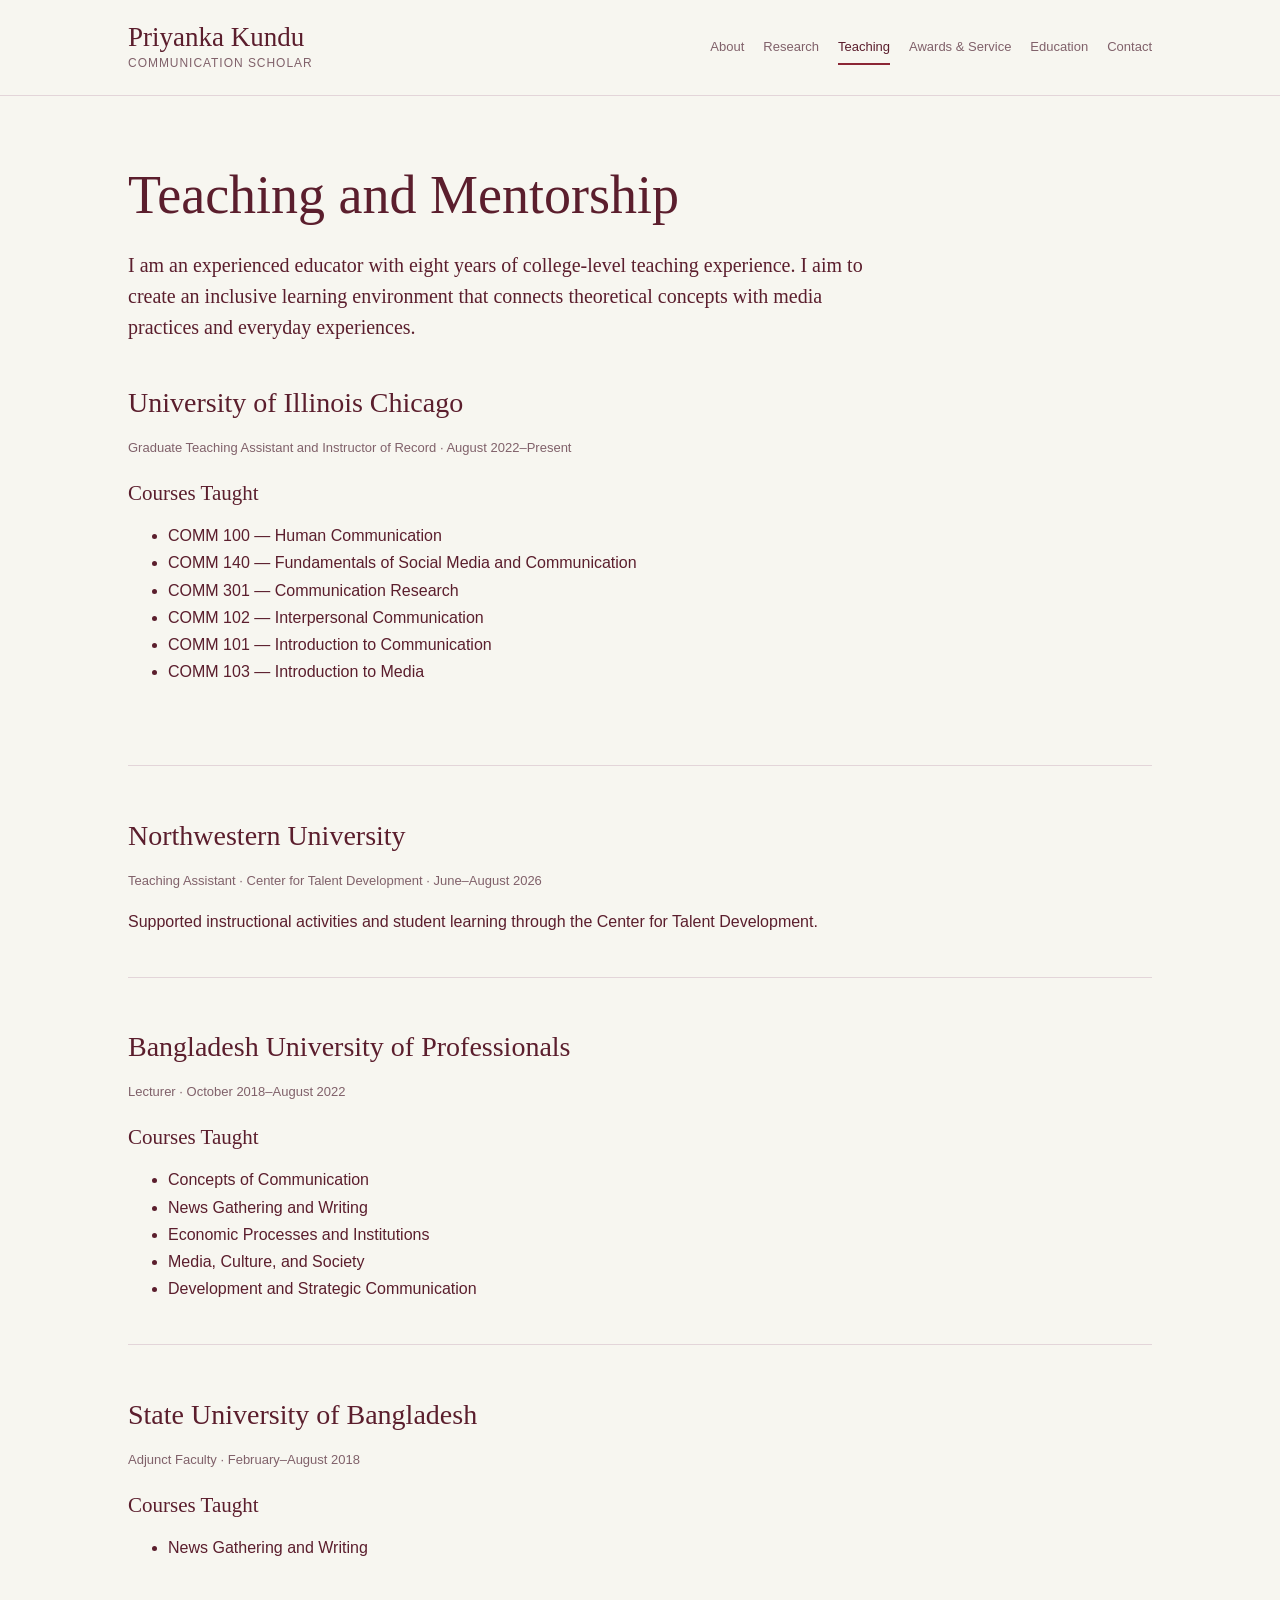
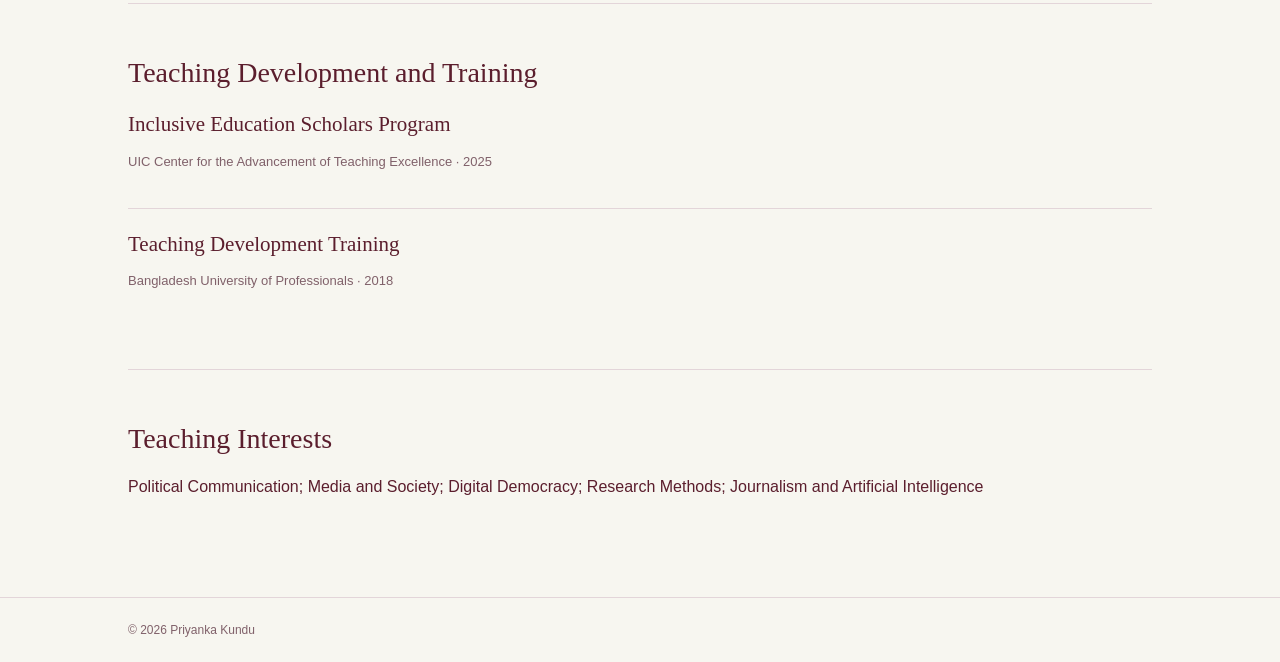
<file: teaching.html>
<!DOCTYPE html>
<html lang="en">
<head>
    <meta charset="UTF-8">
    <meta name="viewport" content="width=device-width, initial-scale=1">
    <title>Teaching | Priyanka Kundu</title>
    <link rel="stylesheet" href="css/style.css">
</head>

<body>

<header class="site-header">
    <div class="header-inner">
        <a class="brand" href="index.html">
            <span class="brand-name">Priyanka Kundu</span>
            <span class="brand-subtitle">Communication Scholar</span>
        </a>

        <nav>
            <a href="index.html">About</a>
            <a href="research.html">Research</a>
            <a class="active" href="teaching.html">Teaching</a>
            <a href="awards.html">Awards &amp; Service</a>
            <a href="education.html">Education</a>
            <a href="contact.html">Contact</a>
        </nav>
    </div>
</header>

<main>

    <div class="page-intro">
        <h1>Teaching and Mentorship</h1>

        <p class="lead">
            I am an experienced educator with eight years of college-level
            teaching experience. I aim to create an inclusive learning
            environment that connects theoretical concepts with media
            practices and everyday experiences.
        </p>
    </div>

    <section>
        <h2>University of Illinois Chicago</h2>
        <p class="meta">Graduate Teaching Assistant and Instructor of Record · August 2022–Present</p>

        <div class="item">
            <h3>Courses Taught</h3>

            <ul class="clean">
                <li>COMM 100 — Human Communication</li>
                <li>COMM 140 — Fundamentals of Social Media and Communication</li>
                <li>COMM 301 — Communication Research</li>
                <li>COMM 102 — Interpersonal Communication</li>
                <li>COMM 101 — Introduction to Communication</li>
                <li>COMM 103 — Introduction to Media</li>
            </ul>
        </div>
    </section>

    <section class="section">
        <h2>Northwestern University</h2>
        <p class="meta">
            Teaching Assistant · Center for Talent Development · June–August 2026
        </p>
        <p>
            Supported instructional activities and student learning
            through the Center for Talent Development.
        </p>
    </section>

    <section class="section">
        <h2>Bangladesh University of Professionals</h2>
        <p class="meta">Lecturer · October 2018–August 2022</p>

        <h3>Courses Taught</h3>

        <ul class="clean">
            <li>Concepts of Communication</li>
            <li>News Gathering and Writing</li>
            <li>Economic Processes and Institutions</li>
            <li>Media, Culture, and Society</li>
            <li>Development and Strategic Communication</li>
        </ul>
    </section>

    <section class="section">
        <h2>State University of Bangladesh</h2>
        <p class="meta">Adjunct Faculty · February–August 2018</p>

        <h3>Courses Taught</h3>

        <ul class="clean">
           <li>News Gathering and Writing</li>
        </ul>
    </section>

    <section class="section">
        <h2>Teaching Development and Training</h2>

        <div class="item">
            <h3>Inclusive Education Scholars Program</h3>
            <p class="meta">
                UIC Center for the Advancement of Teaching Excellence · 2025
            </p>
        </div>

       
        <div class="item">
            <h3>Teaching Development Training</h3>
            <p class="meta">
                Bangladesh University of Professionals · 2018
            </p>
        </div>
    </section>

    <section class="section">
        <h2>Teaching Interests</h2>

        <p>
            Political Communication; Media and Society; Digital Democracy;
            Research Methods; Journalism and Artificial Intelligence
        </p>
    </section>

</main>

<footer class="site-footer">
    <div class="footer-inner">
        <span>© 2026 Priyanka Kundu</span>
        
    </div>
</footer>

</body>
</html>
</file>
<file: css/style.css>
/*

:root {

    --paper: #f7f6f0;

    --surface: #fffefa;

    --ink: #20382f;

    --muted: #66766d;

    --green: #496b59;

    --green-light: #e8eee7;

    --rust: #a45f45;

    --line: #dce2d9;

    --max: 1080px;

}

*/


:root {

    --paper: #f7f6f0;

    --surface: #fffefa;

    --ink: #5B1E2D;       /* Burgundy: main text */

    --muted: #80616A;     /* Muted burgundy */

    --green: #722F3E;     /* Maroon: links */

    --green-light: #F1E6E8;

    --rust: #8B2635;      /* Dark burgundy accent */

    --line: #E3D5D9;

    --max: 1080px;

}

* {
    box-sizing: border-box;
}

body {
    margin: 0;
    background: var(--paper);
    color: var(--ink);
    font-family: Arial, Helvetica, sans-serif;
    line-height: 1.7;
}

a {
    color: var(--green);
    text-decoration-thickness: 1px;
    text-underline-offset: 3px;
}

a:hover {
    color: var(--rust);
}

/* Header and navigation */

.site-header {
    border-bottom: 1px solid var(--line);
    background: var(--paper);
}

.header-inner {
    max-width: var(--max);
    margin: auto;
    padding: 22px 28px;
    display: flex;
    align-items: center;
    justify-content: space-between;
    gap: 24px;
}

.brand {
    text-decoration: none;
    color: var(--ink);
}

.brand-name {
    display: block;
    font: 27px Georgia, serif;
}

.brand-subtitle {
    display: block;
    color: var(--muted);
    font-size: 12px;
    letter-spacing: .08em;
    text-transform: uppercase;
}

nav {
    display: flex;
    flex-wrap: wrap;
    gap: 7px 19px;
}

nav a {
    color: var(--muted);
    text-decoration: none;
    font-size: 13px;
    padding: 5px 0;
    border-bottom: 2px solid transparent;
}

nav a:hover,
nav a.active {
    color: var(--ink);
    border-color: var(--rust);
}

/* Main content */

main {
    max-width: var(--max);
    margin: auto;
    padding: 56px 28px 80px;
    min-height: 70vh;
}

.eyebrow {
    color: var(--rust);
    text-transform: uppercase;
    letter-spacing: .15em;
    font-size: 11px;
    font-weight: bold;
}

h1, h2, h3 {
    font-family: Georgia, "Times New Roman", serif;
    font-weight: 400;
    line-height: 1.25;
}

h1 {
    font-size: clamp(38px, 5vw, 54px);
    margin: 10px 0 16px;
}

h2 {
    font-size: 28px;
    margin-bottom: 17px;
}

h3 {
    font-size: 21px;
    margin-bottom: 8px;
}

.page-intro {
    max-width: 760px;
    margin-bottom: 42px;
}
/*
.lead {
    color: #465b50;
    font: 20px/1.55 Georgia, serif;
}
*/
.lead {

    color: var(--ink);

    font: 20px/1.55 Georgia, serif;

}

.section {
    margin-top: 42px;
    padding-top: 28px;
    border-top: 1px solid var(--line);
}

.item {
    padding-bottom: 22px;
    margin-bottom: 22px;
    border-bottom: 1px solid var(--line);
}

.item:last-child {
    border-bottom: none;
}

.meta {
    color: var(--muted);
    font-size: 13px;
}

.tag {
    display: inline-block;
    background: var(--green-light);
    color: var(--green);
    padding: 3px 9px;
    font-size: 11px;
    margin: 3px 5px 3px 0;
}

/* Homepage */

.hero-grid {
    display: grid;
    grid-template-columns: 1.5fr .8fr;
    gap: 56px;
    align-items: start;
}

.portrait {
    background: var(--green-light);
    aspect-ratio: 4 / 5;
    overflow: hidden;
    max-width: 330px;
}

.profile-image {
    width: 100%;
    height: 100%;
    object-fit: cover;
    display: block;
}

.button-row {
    display: flex;
    flex-wrap: wrap;
    gap: 12px;
    margin-top: 24px;
}

.button {
    display: inline-block;
    padding: 10px 16px;
    border: 1px solid var(--green);
    color: var(--green);
    text-decoration: none;
    font-size: 13px;
}

.button.primary {
    background: var(--green);
    color: white;
}

/* Cards */

.cards {
    display: grid;
    grid-template-columns: repeat(2, 1fr);
    gap: 16px;
}

.card {
    background: var(--surface);
    border: 1px solid var(--line);
    padding: 22px;
}

/* Contact */

.contact-box {
    background: var(--green-light);
    padding: 24px;
    max-width: 650px;
}

/* Footer */

.site-footer {
    border-top: 1px solid var(--line);
    color: var(--muted);
    font-size: 12px;
}

.footer-inner {
    max-width: var(--max);
    margin: auto;
    padding: 22px 28px;
    display: flex;
    justify-content: space-between;
    flex-wrap: wrap;
    gap: 12px;
}

.award-photo {

    max-width: 350px;

    margin: 0 auto 35px;

}

.award-photo img {

    width: 100%;

    height: auto;

    display: block;

    object-fit: contain;

    border-radius: 6px;

}

/* Mobile */

@media (max-width: 760px) {
    .header-inner {
        align-items: flex-start;
        flex-direction: column;
    }

    .hero-grid,
    .cards {
        grid-template-columns: 1fr;
    }

    main {
        padding: 38px 20px 60px;
    }

    .portrait {
        max-width: 260px;
    }



}
</file>
